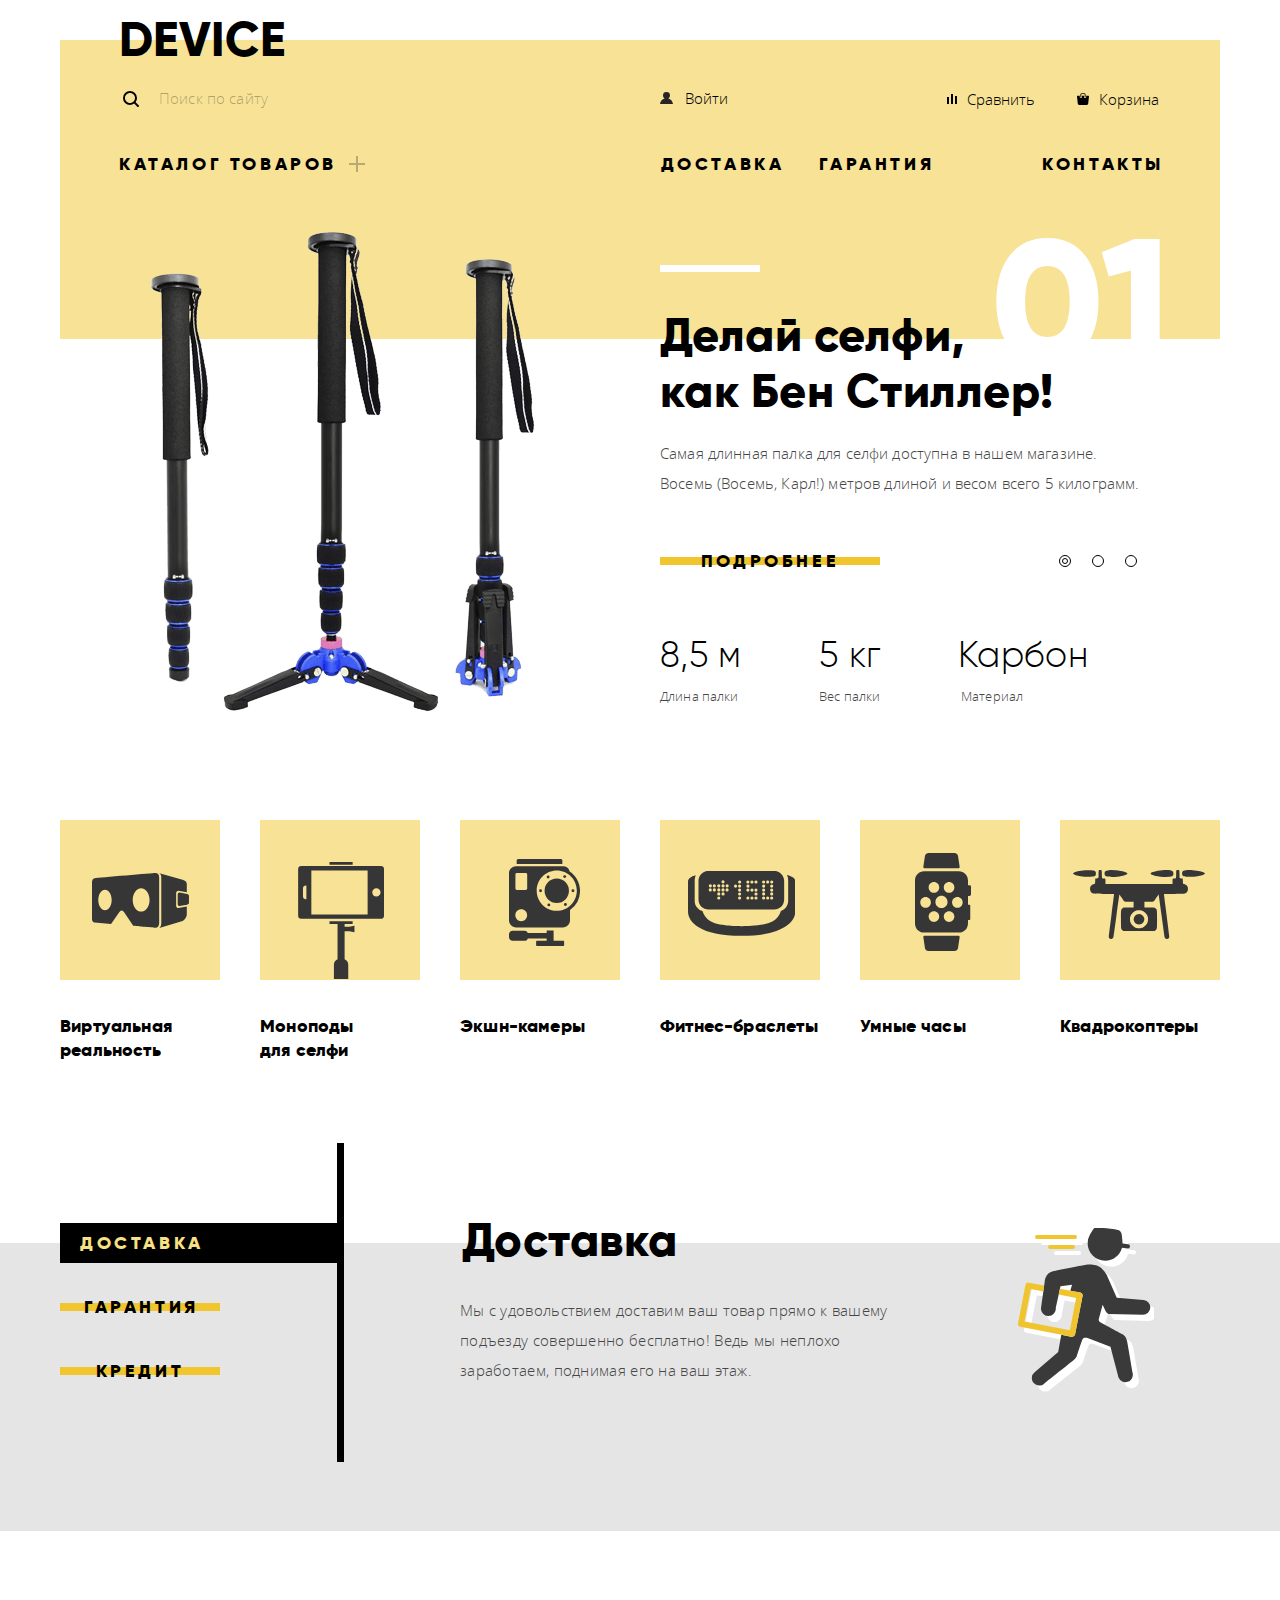
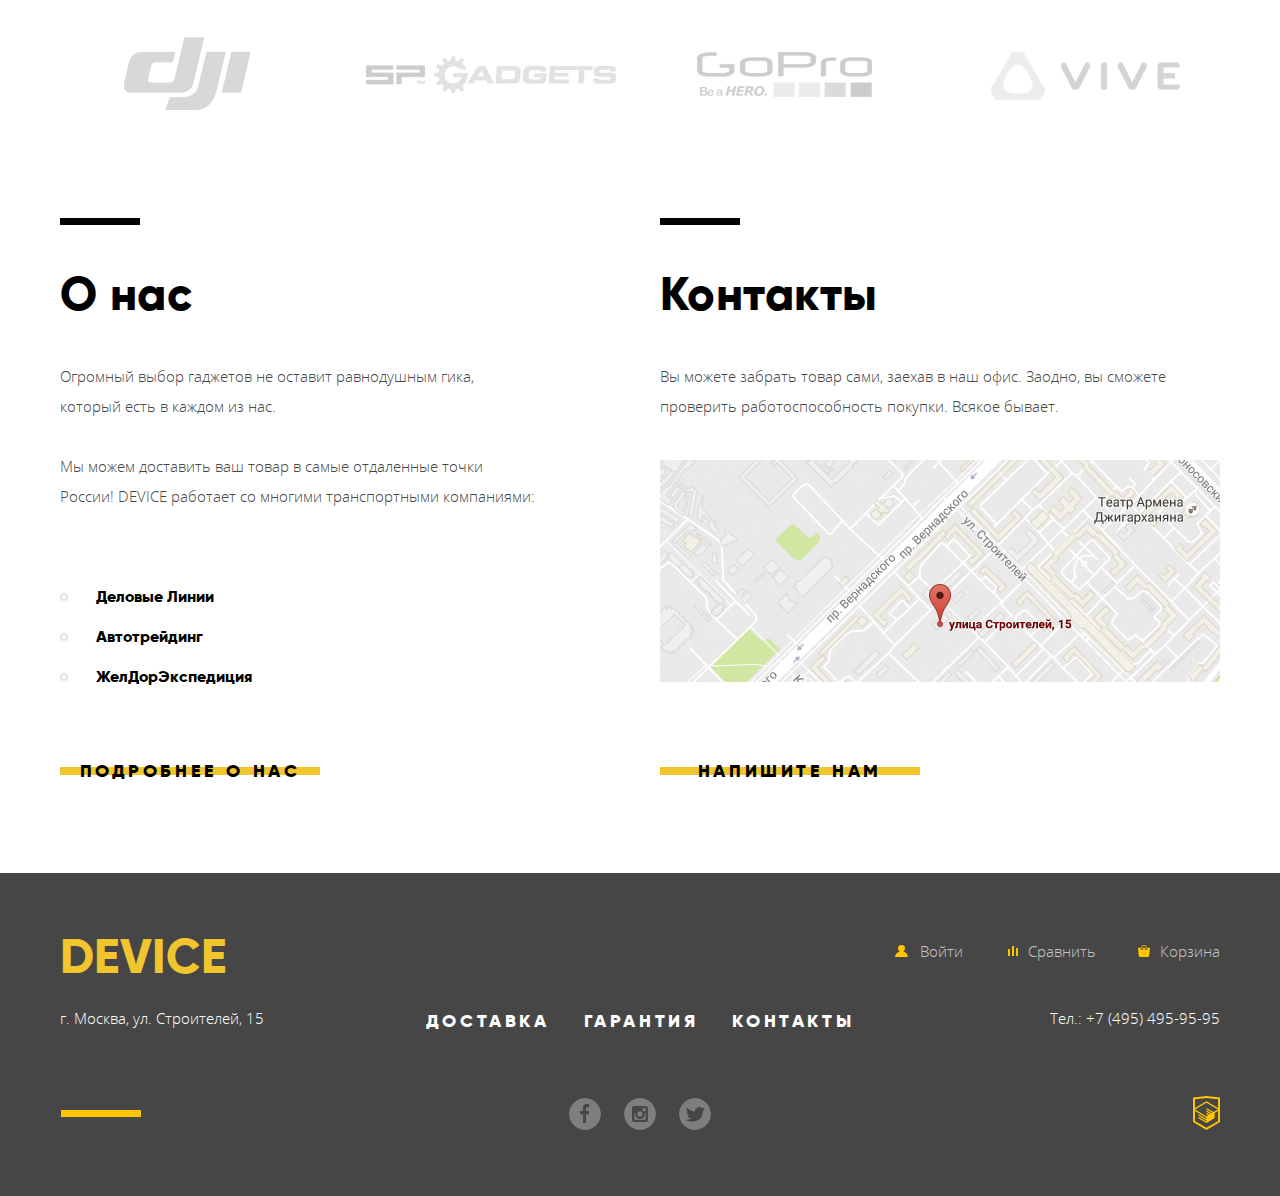
<file: index.html>
<!DOCTYPE html>
<html lang="ru">
  <head>
    <meta charset="utf-8">
    <title>HTML Academy: Девайс</title>
    <link rel="preload" href="fonts/opensanslight.woff2" as="font" type="font/woff2" crossorigin="anonymous">
    <link rel="preload" href="fonts/opensans.woff2" as="font" type="font/woff2" crossorigin="anonymous">
    <link rel="preload" href="fonts/gilroylight.woff2" as="font" type="font/woff2" crossorigin="anonymous">
    <link rel="preload" href="fonts/gilroyextrabold.woff2" as="font" type="font/woff2" crossorigin="anonymous">
    <link href="css/style.min.css" rel="stylesheet">
  </head>
  <body class="page">
    <header class="header container">
      <a class="header__logo logo">Device</a>
      <div class="menu-shop">
        <div class="search">
          <form class="search__form" action="https://echo.htmlacademy.ru" method="get">
            <input class="input search__input" type="search" name="search" placeholder="Поиск по сайту" autocomplete="off">
            <button class="button search__button" type="submit">Найти</button>
          </form>
        </div>
        <ul class="nav-user list-unstyled">
          <li class="nav-user__login">
            <a href="#" class="nav-user__link nav-user__link--login">Войти</a>
          </li>
        </ul>
        <ul class="nav-order list-unstyled">
          <li class="nav-order__compare">
            <a href="#" class="nav-order__link nav-order__link--compare">Сравнить</a>
          </li>
          <li class="nav-order__cart">
            <a href="#" class="nav-order__link nav-order__link--cart">Корзина</a>
          </li>
        </ul>
      </div>
      <nav class="nav-menu">
        <ul class="nav-menu__list list-unstyled">
          <li class="nav-menu__item nav-menu__item--catalog">
            <a href="#" class="nav-menu__link nav-menu__link--catalog">Каталог товаров</a>
            <div class="catalog-menu">
              <ul class="catalog-menu__list list-unstyled">
                <li class="catalog-menu__item">
                  <a href="#" class="catalog-menu__link">Виртуальная реальность</a>
                </li>
                <li class="catalog-menu__item">
                  <a href="catalog.html" class="catalog-menu__link">Моноподы для селфи</a>
                </li>
                <li class="catalog-menu__item">
                  <a href="#" class="catalog-menu__link">Экшн-камеры</a>
                </li>
              </ul>
              <ul class="catalog-menu__list list-unstyled">
                <li class="catalog-menu__item">
                  <a href="#" class="catalog-menu__link">Фитнес-браслеты</a>
                </li>
                <li class="catalog-menu__item">
                  <a href="#" class="catalog-menu__link">Умные часы</a>
                </li>
              </ul>
              <ul class="catalog-menu__list list-unstyled">
                <li class="catalog-menu__item">
                  <a href="#" class="catalog-menu__link">Квадракоптеры</a>
                </li>
              </ul>
            </div>
          </li>
          <li class="nav-menu__item">
            <a href="#" class="nav-menu__link">Доставка</a>
          </li>
          <li class="nav-menu__item">
            <a href="#" class="nav-menu__link">Гарантия</a>
          </li>
          <li class="nav-menu__item">
            <a href="#" class="nav-menu__link">Контакты</a>
          </li>
        </ul>
      </nav>
    </header>
    <main class="main">
      <div class="container">
        <h1 class="main__title visually-hidden">Интернет магазин Device</h1>
        <section class="main-slider">
          <h2 class="main-slider__title visually-hidden">Рекомендуемые товары</h2>
          <input id="slide-control-1" class="control slide-navigation__control slide-navigation__control--self-stick visually-hidden" type="radio" name="slide-control" checked>
          <input id="slide-control-2" class="control slide-navigation__control slide-navigation__control--fitness-bracelet visually-hidden" type="radio" name="slide-control">
          <input id="slide-control-3" class="control slide-navigation__control slide-navigation__control--quadrupter visually-hidden" type="radio" name="slide-control">
          <div class="slide-navigation">
            <label class="slide-navigation__label slide-navigation__label--self-stick" for="slide-control-1" tabindex="0">
              <span class="visually-hidden">Первый слайд</span>
            </label>
            <label class="slide-navigation__label slide-navigation__label--fitness-bracelet" for="slide-control-2" tabindex="0">
              <span class="visually-hidden">Второй слайд</span>
            </label>
            <label class="slide-navigation__label slide-navigation__label--quadrupter" for="slide-control-3" tabindex="0">
              <span class="visually-hidden">Третий слайд</span>
            </label>
          </div>
          <ul class="main-slider__list list-unstyled">
            <li class="main-slider__item main-slider__item--self-stick featured-product">
              <img class="featured-product__img featured-product__img--self-stick" src="img/slider-1.png" width="384" height="486" alt="8-метровая селфи-палка">
              <div class="featured-product__info featured-product__info--self-stick">
                <h3 class="featured-product__title">Делай селфи,<br> как Бен Стиллер!</h3>
                <p class="featured-product__description">Самая длинная палка для селфи доступна в нашем магазине. Восемь&nbsp;(Восемь, Карл!) метров длиной и весом всего 5 килограмм.</p>
                <a href="#" class="button button--primary featured-product__link">Подробнее</a>
                <table class="featured-product__characteristics product-characteristics">
                  <tr class="product-characteristics__info">
                    <td class="product-characteristics__value">8,5 м</td>
                    <td class="product-characteristics__value">5 кг</td>
                    <td class="product-characteristics__value">Карбон</td>
                  </tr>
                  <tr class="product-characteristics__info">
                    <td class="product-characteristics__name">Длина палки</td>
                    <td class="product-characteristics__name">Вес палки</td>
                    <td class="product-characteristics__name">Материал</td>
                  </tr>
                </table>
              </div>
            </li>
            <li class="main-slider__item main-slider__item--fitness-bracelet featured-product">
              <img class="featured-product__img featured-product__img--fitness-bracelet" src="img/slider-2.png" width="345" height="485" alt="Фитнес-браслет">
              <div class="featured-product__info featured-product__info--fitness-bracelet">
                <h3 class="featured-product__title">Худеем<br> правильно!</h3>
                <p class="featured-product__description">Мотивирующие фитнес-браслеты помогут найти в себе силы не&nbsp;пропускать занятия и соблюдать диету.</p>
                <a href="#" class="button button--primary featured-product__link">Подробнее</a>
                <table class="featured-product__characteristics product-characteristics">
                  <tr class="product-characteristics__info">
                    <td class="product-characteristics__value">48 часов</td>
                  </tr>
                  <tr class="product-characteristics__info">
                    <td class="product-characteristics__name">Без подзарядки</td>
                  </tr>
                </table>
              </div>
            </li>
            <li class="main-slider__item main-slider__item--quadrupter featured-product">
              <img class="featured-product__img featured-product__img--quadrupter" src="img/slider-3.png" width="526" height="334" alt="Квадракоптер">
              <div class="featured-product__info featured-product__info--quadrupter">
                <h3 class="featured-product__title">Порхает как бабочка, жалит как пчела!</h3>
                <p class="featured-product__description">Этот обычный, на первый взгляд, квадрокоптер оснащен мощным лазером, замаскированным под стандартную камеру.</p>
                <a href="#" class="button button--primary featured-product__link">Подробнее</a>
                <table class="featured-product__characteristics product-characteristics">
                  <tr class="product-characteristics__info">
                    <td class="product-characteristics__value">800 м</td>
                    <td class="product-characteristics__value">50 м</td>
                  </tr>
                  <tr class="product-characteristics__info">
                    <td class="product-characteristics__name">Дальность полета</td>
                    <td class="product-characteristics__name">Радиус поражения</td>
                  </tr>
                </table>
              </div>
            </li>
          </ul>
        </section>
        <section class="home-catalog">
          <h2 class="home-catalog__title visually-hidden">Каталог товаров</h2>
          <ul class="home-catalog__list list-unstyled">
            <li class="home-catalog__item">
              <a href="#" class="home-catalog__link">
                <div class="home-catalog__wrapper">
                  <img class="home-catalog__img home-catalog__img--virtual-reality" src="img/popular-1.svg" width="97" height="55" alt="Виртуальная реальность">
                </div>
                <p class="home-catalog__name">Виртуальная реальность</p>
              </a>
            </li>
            <li class="home-catalog__item">
              <a href="catalog.html" class="home-catalog__link">
                <div class="home-catalog__wrapper">
                  <img class="home-catalog__img home-catalog__img--monopods-for-selfie" src="img/popular-2.svg" width="86" height="117" alt="Моноподы для селфи">
                </div>
                <p class="home-catalog__name">Моноподы для&nbsp;селфи</p>
              </a>
            </li>
            <li class="home-catalog__item">
              <a href="#" class="home-catalog__link">
                <div class="home-catalog__wrapper">
                  <img class="home-catalog__img home-catalog__img--action-cameras" src="img/popular-3.svg" width="71" height="87" alt="Экшн-камеры">
                </div>
                <p class="home-catalog__name">Экшн-камеры</p>
              </a>
            </li>
            <li class="home-catalog__item">
              <a href="#" class="home-catalog__link">
                <div class="home-catalog__wrapper">
                  <img class="home-catalog__img home-catalog__img--fitness-bracelet" src="img/popular-4.svg" width="107" height="65" alt="Фитнес-браслеты">
                </div>
                <p class="home-catalog__name">Фитнес-браслеты</p>
              </a>
            </li>
            <li class="home-catalog__item">
              <a href="#" class="home-catalog__link">
                <div class="home-catalog__wrapper">
                  <img class="home-catalog__img home-catalog__img--smart-watch" src="img/popular-5.svg" width="56" height="98" alt="Умные часы">
                </div>
                <p class="home-catalog__name">Умные часы</p>
              </a>
            </li>
            <li class="home-catalog__item">
              <a href="#" class="home-catalog__link">
                <div class="home-catalog__wrapper">
                  <img class="home-catalog__img home-catalog__img--quadrocopter" src="img/popular-6.svg" width="132" height="69" alt="Квадрокоптеры">
                </div>
                <p class="home-catalog__name">Квадрокоптеры</p>
              </a>
            </li>
          </ul>
        </section>
      </div>
      <section class="home-services">
        <div class="container home-services__wrapper">
          <h2 class="home-services__title visually-hidden">Услуги магазина</h2>
          <input id="tab-control-1" class="control home-services__control home-services__control--delivery visually-hidden" type="radio" name="services-control" checked>
          <input id="tab-control-2" class="control home-services__control home-services__control--warranty visually-hidden" type="radio" name="services-control">
          <input id="tab-control-3" class="control home-services__control home-services__control--credit visually-hidden" type="radio" name="services-control">
          <div class="tabs">
            <ul class="tabs__list list-unstyled">
              <li class="tabs__item tabs__item--delivery">
                <label class="tabs__button tabs__button--delivery button button--primary" for="tab-control-1" tabindex="0">Доставка</label>
              </li>
              <li class="tabs__item tabs__item--warranty">
                <label class="tabs__button tabs__button--warranty button button--primary" for="tab-control-2" tabindex="0">Гарантия</label>
              </li>
              <li class="tabs__item tabs__item--credit">
                <label class="tabs__button tabs__button--credit button button--primary" for="tab-control-3" tabindex="0">Кредит</label>
              </li>
            </ul>
          </div>
          <div class="features">
            <ul class="features__list list-unstyled">
              <li class="features__item features__item--delivery">
                <h3 class="features__title">Доставка</h3>
                <p class="features__text">Мы с удовольствием доставим ваш товар прямо к вашему подъезду совершенно бесплатно! Ведь мы неплохо заработаем, поднимая его на ваш этаж.</p>
              </li>
              <li class="features__item features__item--warranty">
                <h3 class="features__title">Гарантия</h3>
                <p class="features__text">Если из-за возгорания купленного у нас товара у вас сгорит дом — не переживайте, мы выдадим вам новый.<br>Товар, не дом, конечно же.</p>
              </li>
              <li class="features__item features__item--credit">
                <h3 class="features__title">Кредит</h3>
                <p class="features__text">Залезть в долговую яму стало проще! Кредитные консультанты подберут для вас наиболее выгодные условия&nbsp;кредита. Выгодные для нашего банка, разумеется.</p>
              </li>
            </ul>
          </div>
        </div>
      </section>
      <section class="brands container">
        <h2 class="brands__title visually-hidden">Бренды</h2>
        <ul class="brands__list list-unstyled">
          <li class="brands__item brands__item--dji"></li>
          <li class="brands__item brands__item--sp-gadgets"></li>
          <li class="brands__item brands__item--gopro"></li>
          <li class="brands__item brands__item--vive"></li>
        </ul>
      </section>
      <div class="main__contacts container">
        <section class="about-us">
          <h2 class="about-us__title">О нас</h2>
          <p class="about-us__text">Огромный выбор гаджетов не оставит равнодушным гика, который есть в каждом из нас.</p>
          <p class="about-us__text">Мы можем доставить ваш товар в самые отдаленные точки России! DEVICE работает со многими транспортными компаниями:</p>
          <ul class="transport-companies list-unstyled">
            <li class="transport-companies__item">Деловые Линии</li>
            <li class="transport-companies__item">Автотрейдинг</li>
            <li class="transport-companies__item">ЖелДорЭкспедиция</li>
          </ul>
          <a href="#" class="button button--primary about-us__button">Подробнее о нас</a>
        </section>
        <section class="contacts">
          <h2 class="contacts__title">Контакты</h2>
          <p class="contacts__text">Вы можете забрать товар сами, заехав в наш офис. Заодно, вы сможете проверить работоспособность покупки. Всякое бывает.</p>
          <a href="https://goo.gl/maps/9dZvXqNTSrz" class="contacts__map contacts-map">
            <img class="contacts-map__img" src="img/map.jpg" width="560" height="222" alt="г. Москва, улица Строителей, д. 15">
          </a>
          <a href="#" class="button button--primary contacts__button">Напишите нам</a>
        </section>
      </div>
    </main>
    <footer class="footer">
      <div class="container">
        <div class="footer__top">
          <a class="logo footer__logo">Device</a>
          <ul class="nav-user nav-user--footer list-unstyled">
            <li class="nav-user__login">
              <a href="#" class="nav-user__link nav-user__link--login nav-user__link--footer-login">Войти</a>
            </li>
          </ul>
          <ul class="nav-order nav-order--footer list-unstyled">
            <li class="nav-order__compare">
              <a href="#" class="nav-order__link nav-order__link--compare nav-order__link--footer-compare">Сравнить</a>
            </li>
            <li class="nav-order__cart nav-order__cart--footer">
              <a href="#" class="nav-order__link nav-order__link--cart nav-order__link--footer-cart">Корзина</a>
            </li>
          </ul>
        </div>
        <div class="footer__middle">
          <p class="footer__address">г. Москва, ул. Строителей, 15</p>
          <div class="footer-nav">
            <ul class="footer-nav__list list-unstyled">
              <li class="footer-nav__item">
                <a href="#" class="footer-nav__link">Доставка</a>
              </li>
              <li class="footer-nav__item">
                <a href="#" class="footer-nav__link">Гарантия</a>
              </li>
              <li class="footer-nav__item">
                <a href="#" class="footer-nav__link">Контакты</a>
              </li>
            </ul>
          </div>
          <a href="tel:84954959595" class="footer__phone">Тел.: +7 (495) 495-95-95</a>
        </div>
        <div class="footer__bottom footer__bottom--line-center">
          <div class="social">
            <ul class="social__list list-unstyled">
              <li class="social__item">
                <a href="#" class="social__link social__link--facebook"><span class="visually-hidden">Facebook</span></a>
              </li>
              <li class="social__item">
                <a href="#" class="social__link social__link--instagram"><span class="visually-hidden">Instagram</span></a>
              </li>
              <li class="social__item">
                <a href="#" class="social__link social__link--twitter"><span class="visually-hidden">Twitter</span></a>
              </li>
            </ul>
          </div>
          <p class="copyright">
            <a href="https://htmlacademy.ru/intensive/htmlcss" class="copyright__link" target="_blank"><span class="visually-hidden">HTML Academy</span></a>
          </p>
        </div>
      </div>
    </footer>
    <section class="map">
      <h2 class="map__title visually-hidden">Карта</h2>
      <img class="map__img" src="img/map-big.jpg" width="960" height="559" alt="Наш офис на карте">
      <iframe class="map__iframe" src="https://www.google.com/maps/embed?pb=!1m18!1m12!1m3!1d7565.0908289150075!2d37.523254492690235!3d55.686989062919665!2m3!1f0!2f0!3f0!3m2!1i1024!2i768!4f13.1!3m3!1m2!1s0x46b54cf65f5c8955%3A0x694710ccd55501e!2z0YPQuy4g0KHRgtGA0L7QuNGC0LXQu9C10LksIDE1LCDQnNC-0YHQutCy0LAsIDExOTMxMQ!5e0!3m2!1sru!2sru!4v1531073566166" width="960" height="590" allowfullscreen></iframe>
      <button class="button button--close" type="button"><span class="visually-hidden">Закрыть всплывающее окно</span></button>
    </section>
    <section class="modal write-us">
      <h2 class="write-us__title visually-hidden">Написать нам</h2>
      <form action="https://echo.htmlacademy.ru" class="write-us__form" method="post">
        <div class="form-field">
          <label class="form-field__label" for="name">Ваше имя:</label>
          <input id="name" class="input form-field__input" type="text" placeholder="Имя Фамилия" name="name">
        </div>
        <div class="form-field">
          <label class="form-field__label" for="email">Ваш e-mail:</label>
          <input id="email" class="input form-field__input" type="email" placeholder="email@example.com" name="email">
        </div>
        <div class="form-field form-field--full-width">
          <label class="form-field__label" for="message">Текст письма:</label>
          <textarea id="message" class="textarea form-field__textarea" placeholder="В свободной форме" name="message"></textarea>
        </div>
        <button class="button button--primary button--submit write-us__button" type="submit">Отправить</button>
        <button class="button button--close" type="button"><span class="visually-hidden">Закрыть всплывающее окно</span></button>
      </form>
    </section>
    <script src="js/script.min.js"></script>
  </body>
</html>
</file>
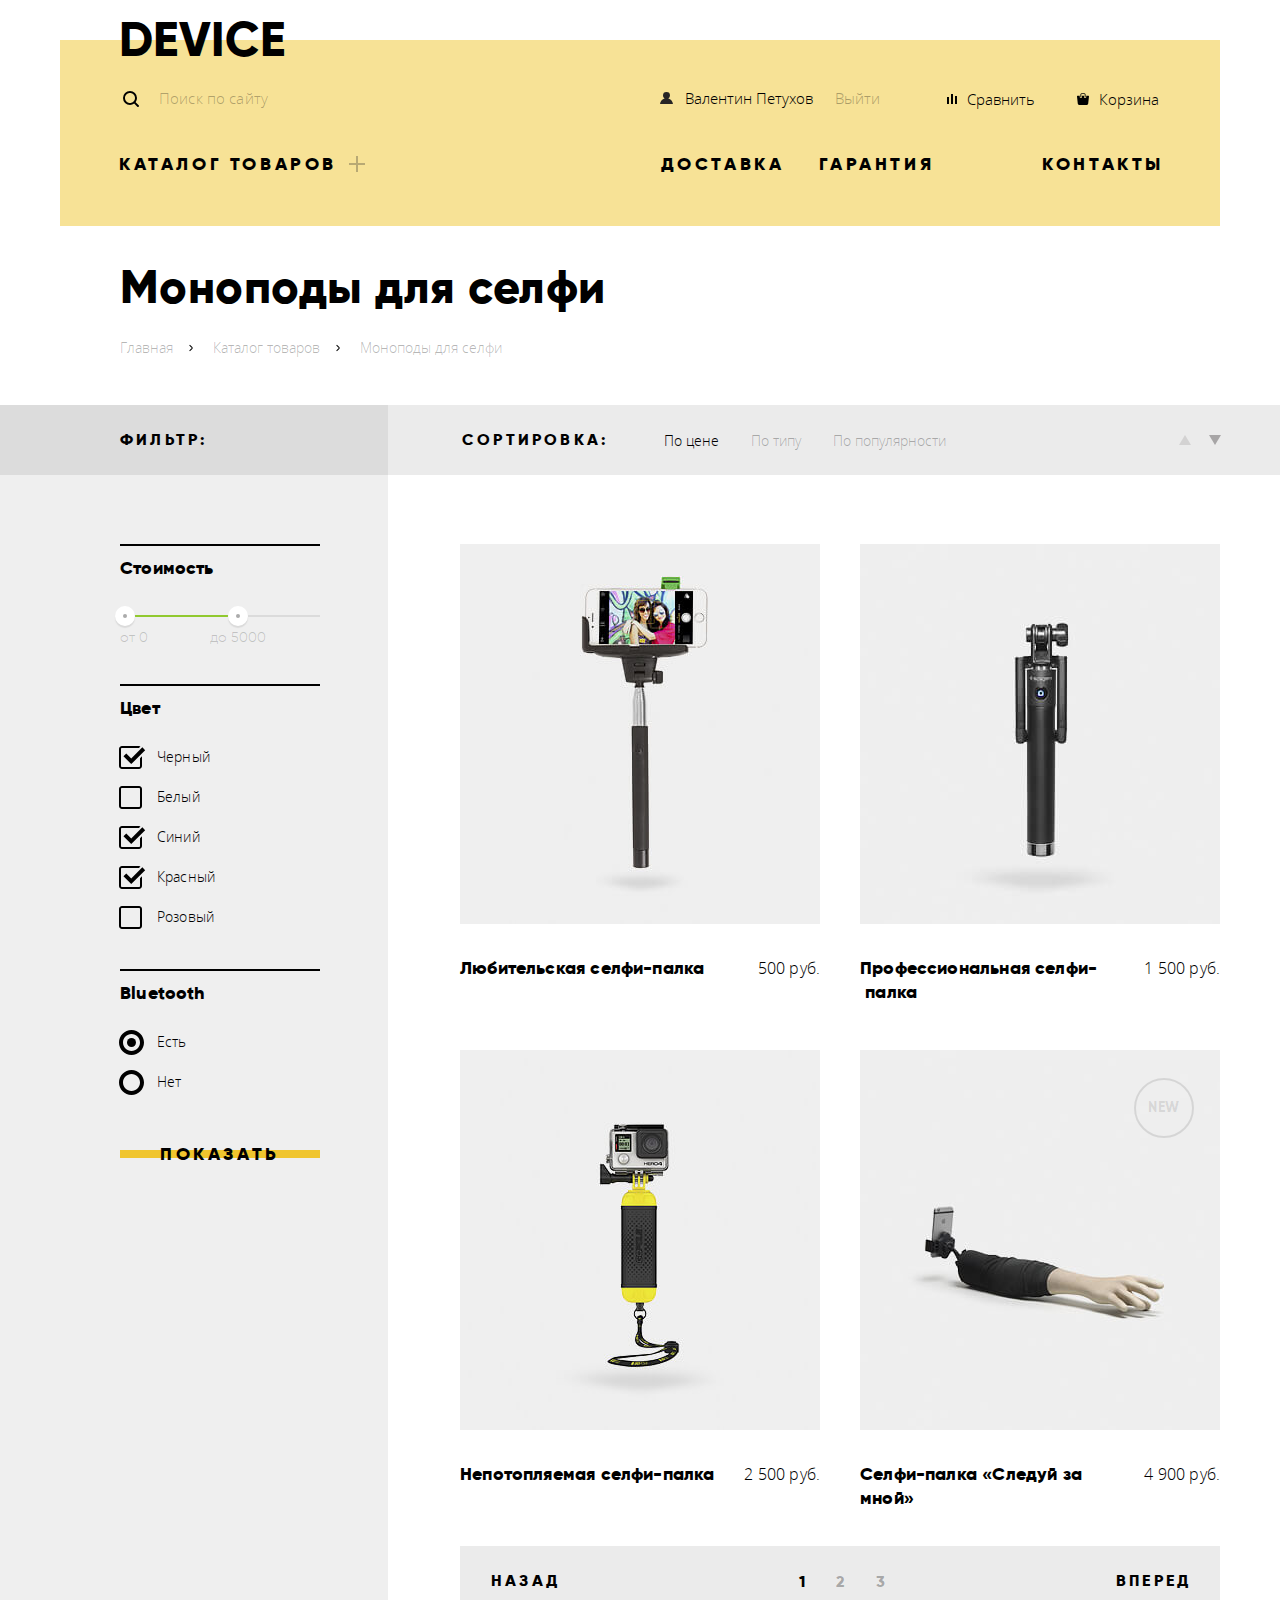
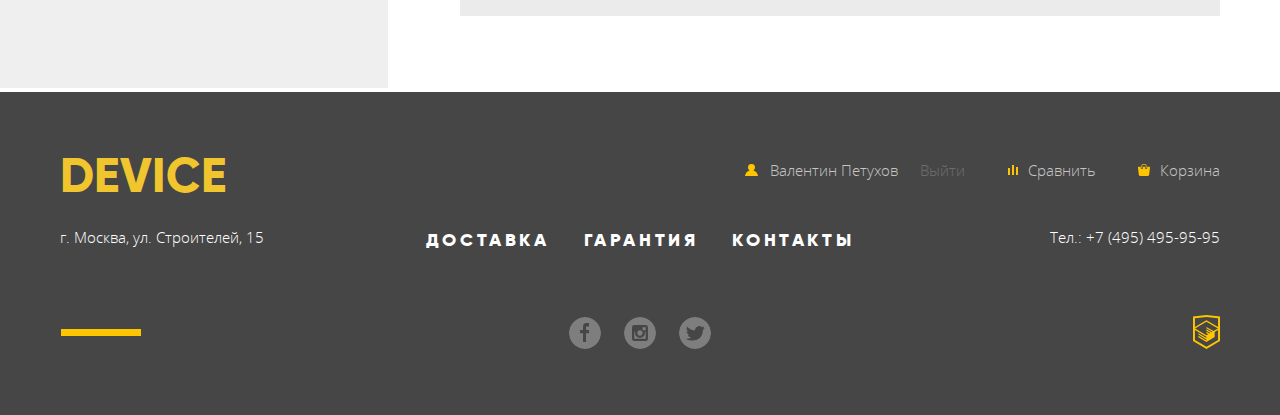
<file: catalog.html>
<!DOCTYPE html>
<html lang="ru">
  <head>
    <meta charset="utf-8">
    <title>HTML Academy: Девайс</title>
    <link rel="preload" href="fonts/opensanslight.woff2" as="font" type="font/woff2" crossorigin="anonymous">
    <link rel="preload" href="fonts/opensans.woff2" as="font" type="font/woff2" crossorigin="anonymous">
    <link rel="preload" href="fonts/gilroylight.woff2" as="font" type="font/woff2" crossorigin="anonymous">
    <link rel="preload" href="fonts/gilroyextrabold.woff2" as="font" type="font/woff2" crossorigin="anonymous">
    <link href="css/style.min.css" rel="stylesheet">
  </head>
  <body class="page">
    <header class="header container">
      <a href="index.html" class="header__logo logo">Device</a>
      <div class="menu-shop">
        <div class="search">
          <form class="search__form" action="https://echo.htmlacademy.ru" method="get">
            <input class="input search__input" type="search" name="search" placeholder="Поиск по сайту" autocomplete="off">
            <button class="button search__button" type="submit">Найти</button>
          </form>
        </div>
        <ul class="nav-user list-unstyled">
          <li class="nav-user__login">
            <a href="#" class="nav-user__link nav-user__link--login">Валентин Петухов</a>
          </li>
          <li class="nav-user__logout">
            <a href="#" class="nav-user__link nav-user__link--logout">Выйти</a>
          </li>
        </ul>
        <ul class="nav-order list-unstyled">
          <li class="nav-order__compare">
            <a href="#" class="nav-order__link nav-order__link--compare">Сравнить</a>
          </li>
          <li class="nav-order__cart">
            <a href="#" class="nav-order__link nav-order__link--cart">Корзина</a>
          </li>
        </ul>
      </div>
      <nav class="nav-menu">
        <ul class="nav-menu__list list-unstyled">
          <li class="nav-menu__item nav-menu__item--catalog">
            <a href="#" class="nav-menu__link nav-menu__link--catalog">Каталог товаров</a>
            <div class="catalog-menu">
              <ul class="catalog-menu__list list-unstyled">
                <li class="catalog-menu__item">
                  <a href="#" class="catalog-menu__link">Виртуальная реальность</a>
                </li>
                <li class="catalog-menu__item">
                  <a class="catalog-menu__link catalog-menu__link--active">Моноподы для селфи</a>
                </li>
                <li class="catalog-menu__item">
                  <a href="#" class="catalog-menu__link">Экшн-камеры</a>
                </li>
              </ul>
              <ul class="catalog-menu__list list-unstyled">
                <li class="catalog-menu__item">
                  <a href="#" class="catalog-menu__link">Фитнес-браслеты</a>
                </li>
                <li class="catalog-menu__item">
                  <a href="#" class="catalog-menu__link">Умные часы</a>
                </li>
              </ul>
              <ul class="catalog-menu__list list-unstyled">
                <li class="catalog-menu__item">
                  <a href="#" class="catalog-menu__link">Квадракоптеры</a>
                </li>
              </ul>
            </div>
          </li>
          <li class="nav-menu__item">
            <a href="#" class="nav-menu__link">Доставка</a>
          </li>
          <li class="nav-menu__item">
            <a href="#" class="nav-menu__link">Гарантия</a>
          </li>
          <li class="nav-menu__item">
            <a href="#" class="nav-menu__link">Контакты</a>
          </li>
        </ul>
      </nav>
    </header>
    <main class="main">
      <div class="container">
        <h1 class="page__title">Моноподы для селфи</h1>
        <div class="breadcrumbs">
          <ul class="breadcrumbs__list list-unstyled">
            <li class="breadcrumbs__item">
              <a href="index.html" class="breadcrumbs__link">Главная</a>
            </li>
            <li class="breadcrumbs__item">
              <a href="#" class="breadcrumbs__link">Каталог товаров</a>
            </li>
            <li class="breadcrumbs__item">
              <a class="breadcrumbs__link">Моноподы для селфи</a>
            </li>
          </ul>
        </div>
      </div>
      <div class="products-shadow">
        <div class="container main__products">
          <aside class="filter">
            <p class="filter__name">Фильтр:</p>
            <form class="filter__form" action="https://echo.htmlacademy.ru" method="get">
              <fieldset class="fieldset filter__fieldset">
                <legend class="filter__legend filter__legend--price">Стоимость</legend>
                <div class="filter__price filter-price">
                  <div class="filter-price__range-controls range-controls">
                    <div class="range-controls__scale">
                      <div class="range-controls__bar"></div>
                    </div>
                    <div class="range-controls__toggle range-controls__toggle--min"></div>
                    <div class="range-controls__toggle range-controls__toggle--max"></div>
                  </div>
                  <div class="filter-price__price-controls price-controls">
                    <label class="price-controls__label price-controls__label--min-price">
                      от <input class="price-controls__input" name="min-price" type="text" value="0">
                    </label>
                    <label class="price-controls__label price-controls__label--max-price">
                      до <input class="price-controls__input" name="max-price" type="text" value="5000">
                    </label>
                  </div>
                </div>
              </fieldset>
              <fieldset class="fieldset filter__fieldset">
                <legend class="filter__legend filter__legend--color">Цвет</legend>
                <ul class="filter__list list-unstyled">
                  <li class="filter__item checkbox">
                    <input id="filter-color-black" class="checkbox__input checkbox__input--filter visually-hidden" type="checkbox" name="color-filter" value="black" checked>
                    <label class="checkbox__label checkbox__label--filter" for="filter-color-black" tabindex="0">Черный</label>
                  </li>
                  <li class="filter__item checkbox">
                    <input id="filter-color-white" class="checkbox__input checkbox__input--filter visually-hidden" type="checkbox" name="color-filter" value="white">
                    <label class="checkbox__label checkbox__label--filter" for="filter-color-white" tabindex="0">Белый</label>
                  </li>
                  <li class="filter__item checkbox">
                    <input id="filter-color-blue" class="checkbox__input checkbox__input--filter visually-hidden" type="checkbox" name="color-filter" value="blue" checked>
                    <label class="checkbox__label checkbox__label--filter" for="filter-color-blue" tabindex="0">Синий</label>
                  </li>
                  <li class="filter__item checkbox">
                    <input id="filter-color-red" class="checkbox__input checkbox__input--filter visually-hidden" type="checkbox" name="color-filter" value="red" checked>
                    <label class="checkbox__label checkbox__label--filter" for="filter-color-red" tabindex="0">Красный</label>
                  </li>
                  <li class="filter__item checkbox">
                    <input id="filter-color-ping" class="checkbox__input checkbox__input--filter visually-hidden" type="checkbox" name="color-filter" value="pink">
                    <label class="checkbox__label checkbox__label--filter" for="filter-color-ping" tabindex="0">Розовый</label>
                  </li>
                </ul>
              </fieldset>
              <fieldset class="fieldset filter__fieldset">
                <legend class="filter__legend filter__legend--bluetooth">Bluetooth</legend>
                <ul class="filter__list list-unstyled">
                  <li class="filter__item radio">
                    <input id="available-bluetooth-true" class="radio__input radio__input--filter visually-hidden" type="radio" name="available-bluetooth" value="yes" checked>
                    <label class="radio__label radio__label--filter" for="available-bluetooth-true" tabindex="0">Есть</label>
                  </li>
                  <li class="filter__item radio">
                    <input id="available-bluetooth-false" class="radio__input radio__input--filter visually-hidden" type="radio" name="available-bluetooth" value="no">
                    <label class="radio__label radio__label--filter" for="available-bluetooth-false" tabindex="0">Нет</label>
                  </li>
                </ul>
              </fieldset>
              <button class="button button--primary filter__button" type="submit">Показать</button>
            </form>
          </aside>
          <section class="products">
            <div class="sorting-products">
              <p class="sorting-products__name">Сортировка:</p>
              <ul class="sorting-products__list list-unstyled">
                <li class="sorting-products__item sorting-products__item--active">
                  <a href="#" class="sorting-products__link">По цене</a>
                </li>
                <li class="sorting-products__item">
                  <a href="#" class="sorting-products__link">По типу</a>
                </li>
                <li class="sorting-products__item">
                  <a href="#" class="sorting-products__link">По популярности</a>
                </li>
              </ul>
              <div class="sorting-priority">
                <a href="#" class="sorting-priority__link sorting-priority__link--increase" title="По возрастанию"><span class="visually-hidden">По возрастанию</span></a>
                <a href="#" class="sorting-priority__link sorting-priority__link--decrease sorting-priority__link--current" title="По убыванию"><span class="visually-hidden">По убыванию</span></a>
              </div>
            </div>
            <ul class="products__list list-unstyled">
              <li class="products__item product-item">
                <img class="product-item__img" src="img/item-1.jpg" width="360" height="380" alt="Любительская селфи-палка">
                <div class="product-item__info">
                  <a class="product-item__link" href="#">Любительская селфи-палка</a>
                  <p class="product-item__price">500 руб.</p>
                </div>
                <div class="product-item__links links">
                  <a class="button button--primary button--add-cart" href="#">В корзину</a>
                  <a class="links__compare" href="#">Добавить к сравнению</a>
                </div>
              </li>
              <li class="products__item product-item">
                <img class="product-item__img" src="img/item-2.jpg" width="360" height="380" alt="Профессиональная селфи-палка">
                <div class="product-item__info">
                  <a class="product-item__link" href="#">Профессиональная селфи-&nbsp;палка</a>
                  <p class="product-item__price">1 500 руб.</p>
                </div>
                <div class="product-item__links links">
                  <a class="button button--primary button--add-cart" href="#">В корзину</a>
                  <a class="links__compare" href="#">Добавить к сравнению</a>
                </div>
              </li>
              <li class="products__item product-item">
                <img class="product-item__img" src="img/item-3.jpg" width="360" height="380" alt="Непотопляемая селфи-палка">
                <div class="product-item__info">
                  <a class="product-item__link" href="#">Непотопляемая селфи-палка</a>
                  <p class="product-item__price">2 500 руб.</p>
                </div>
                <div class="product-item__links links">
                  <a class="button button--primary button--add-cart" href="#">В корзину</a>
                  <a class="links__compare" href="#">Добавить к сравнению</a>
                </div>
              </li>
              <li class="products__item product-item product-item--new">
                <img class="product-item__img" src="img/item-4.jpg" width="360" height="380" alt="Селфи-палка «Следуй за мной»">
                <div class="product-item__info">
                  <a class="product-item__link" href="#">Селфи-палка «Следуй за мной»</a>
                  <p class="product-item__price">4 900 руб.</p>
                </div>
                <div class="product-item__links links">
                  <a class="button button--primary button--add-cart" href="#">В корзину</a>
                  <a class="links__compare" href="#">Добавить к сравнению</a>
                </div>
              </li>
            </ul>
            <div class="pagination">
              <a href="#" class="pagination__link pagination__link--prev">Назад</a>
              <ul class="pagination__list list-unstyled">
                <li class="pagination__item">
                  <a href="#" class="pagination__link pagination__link--current">1</a>
                </li>
                <li class="pagination__item">
                  <a href="#" class="pagination__link">2</a>
                </li>
                <li class="pagination__item">
                  <a href="#" class="pagination__link">3</a>
                </li>
              </ul>
              <a href="#" class="pagination__link pagination__link--next">Вперед</a>
            </div>
          </section>
        </div>
      </div>
    </main>
    <footer class="footer">
      <div class="container">
        <div class="footer__top">
          <a href="index.html" class="logo footer__logo">Device</a>
          <ul class="nav-user nav-user--footer list-unstyled">
            <li class="nav-user__login">
              <a href="#" class="nav-user__link nav-user__link--login nav-user__link--footer-login">Валентин Петухов</a>
            </li>
            <li class="nav-user__logout">
              <a href="#" class="nav-user__link nav-user__link--logout nav-user__link--footer">Выйти</a>
            </li>
          </ul>
          <ul class="nav-order nav-order--footer list-unstyled">
            <li class="nav-order__compare">
              <a href="#" class="nav-order__link nav-order__link--compare nav-order__link--footer-compare">Сравнить</a>
            </li>
            <li class="nav-order__cart nav-order__cart--footer">
              <a href="#" class="nav-order__link nav-order__link--cart nav-order__link--footer-cart">Корзина</a>
            </li>
          </ul>
        </div>
        <div class="footer__middle">
          <p class="footer__address">г. Москва, ул. Строителей, 15</p>
          <div class="footer-nav">
            <ul class="footer-nav__list list-unstyled">
              <li class="footer-nav__item">
                <a href="#" class="footer-nav__link">Доставка</a>
              </li>
              <li class="footer-nav__item">
                <a href="#" class="footer-nav__link">Гарантия</a>
              </li>
              <li class="footer-nav__item">
                <a href="#" class="footer-nav__link">Контакты</a>
              </li>
            </ul>
          </div>
          <a href="tel:84954959595" class="footer__phone">Тел.: +7 (495) 495-95-95</a>
        </div>
        <div class="footer__bottom footer__bottom--line-center">
          <div class="social">
            <ul class="social__list list-unstyled">
              <li class="social__item">
                <a href="#" class="social__link social__link--facebook"><span class="visually-hidden">Facebook</span></a>
              </li>
              <li class="social__item">
                <a href="#" class="social__link social__link--instagram"><span class="visually-hidden">Instagram</span></a>
              </li>
              <li class="social__item">
                <a href="#" class="social__link social__link--twitter"><span class="visually-hidden">Twitter</span></a>
              </li>
            </ul>
          </div>
          <p class="copyright">
            <a href="https://htmlacademy.ru/intensive/htmlcss" class="copyright__link" target="_blank"><span class="visually-hidden">HTML Academy</span></a>
          </p>
        </div>
      </div>
    </footer>
  </body>
</html>
</file>
<file: css/style.min.css>
@-webkit-keyframes bounce{0%{-webkit-transform:translateY(-50%,-200%);transform:translateY(-50%,-200%)}70%{-webkit-transform:translateY(-50%,-100%);transform:translateY(-50%,-100%)}90%{-webkit-transform:translateY(-50%,-25%);transform:translateY(-50%,-25%)}to{-webkit-transform:translateY(-50%,-50%);transform:translateY(-50%,-50%)}}@keyframes bounce{0%{-webkit-transform:translateY(-50%,-200%);transform:translateY(-50%,-200%)}70%{-webkit-transform:translateY(-50%,-100%);transform:translateY(-50%,-100%)}90%{-webkit-transform:translateY(-50%,-25%);transform:translateY(-50%,-25%)}to{-webkit-transform:translateY(-50%,-50%);transform:translateY(-50%,-50%)}}@-webkit-keyframes shake{0%,to{-webkit-transform:translate(-50%,-50%);transform:translate(-50%,-50%)}10%,30%,50%,70%,90%{-webkit-transform:translate(-51%,-50%);transform:translate(-51%,-50%)}20%,40%,60%,80%{-webkit-transform:translate(-49%,-52%);transform:translate(-49%,-52%)}}@keyframes shake{0%,to{-webkit-transform:translate(-50%,-50%);transform:translate(-50%,-50%)}10%,30%,50%,70%,90%{-webkit-transform:translate(-51%,-50%);transform:translate(-51%,-50%)}20%,40%,60%,80%{-webkit-transform:translate(-49%,-52%);transform:translate(-49%,-52%)}}html{line-height:1.15;-webkit-text-size-adjust:100%;-webkit-box-sizing:border-box;box-sizing:border-box}body{margin:0}h1{font-size:2em;margin:.67em 0}hr{box-sizing:content-box;height:0;overflow:visible}code,kbd,pre,samp{font-family:monospace,monospace;font-size:1em}a{background-color:transparent;color:#000;text-decoration:none}abbr[title]{border-bottom:none;text-decoration:underline dotted}b,strong{font-weight:bolder}small{font-size:80%}sub,sup{font-size:75%;line-height:0;position:relative;vertical-align:baseline}sub{bottom:-.25em}sup{top:-.5em}img{border-style:none}button,input,optgroup,select,textarea{font-family:inherit;font-size:100%;line-height:1.15;margin:0}button,input{overflow:visible}button,select{text-transform:none}[type=button],[type=reset],[type=submit],button{-webkit-appearance:button}[type=button]::-moz-focus-inner,[type=reset]::-moz-focus-inner,[type=submit]::-moz-focus-inner,button::-moz-focus-inner{border-style:none;padding:0}[type=button]:-moz-focusring,[type=reset]:-moz-focusring,[type=submit]:-moz-focusring,button:-moz-focusring{outline:1px dotted ButtonText}fieldset{padding:.35em .75em .625em}legend{color:inherit;display:table;max-width:100%;white-space:normal}progress{vertical-align:baseline}textarea{overflow:auto}[type=checkbox],[type=radio],legend{box-sizing:border-box;padding:0}[type=number]::-webkit-inner-spin-button,[type=number]::-webkit-outer-spin-button{height:auto}[type=search]{-webkit-appearance:textfield;outline-offset:-2px}[type=search]::-webkit-search-decoration{-webkit-appearance:none}::-webkit-file-upload-button{-webkit-appearance:button;font:inherit}details{display:block}summary{display:list-item}[hidden],template{display:none}@font-face{font-display:swap;font-weight:300;font-family:"Open Sans";font-style:normal;src:local("Open Sans Light"),local("OpenSans-Light"),url(../fonts/opensanslight.woff2) format("woff2"),url(../fonts/opensanslight.woff) format("woff")}@font-face{font-display:swap;font-weight:400;font-family:"Open Sans";font-style:normal;src:local("Open Sans Regular"),local("OpenSans-Regular"),url(../fonts/opensans.woff2) format("woff2"),url(../fonts/opensans.woff) format("woff")}@font-face{font-display:swap;font-weight:300;font-family:"Gilroy";font-style:normal;src:local("Gilroy Light"),local("Gilroy-Light"),url(../fonts/gilroylight.woff2) format("woff2"),url(../fonts/gilroylight.woff) format("woff")}@font-face{font-display:swap;font-weight:800;font-family:"Gilroy";font-style:normal;src:local("Gilroy ExtraBold"),local("Gilroy-ExtraBold"),url(../fonts/gilroyextrabold.woff2) format("woff2"),url(../fonts/gilroyextrabold.woff) format("woff")}*,::after,::before{-webkit-box-sizing:inherit;box-sizing:inherit}.page{position:relative;margin:0;padding:0;font-weight:300;font-size:15px;line-height:30px;font-family:"Open Sans","Arial",sans-serif;color:#000}a:focus,a:hover{color:rgba(0,0,0,.6)}a:active{color:rgba(0,0,0,.3)}.list-unstyled{margin:0;padding:0;list-style:none}.button,.input,.textarea{font-weight:300;font-size:15px;line-height:30px;font-family:"Open Sans","Arial",sans-serif;border:0}.button{padding:0;font-weight:800;font-size:18px;line-height:24px;font-family:"Gilroy","Arial",sans-serif;color:#000;text-transform:uppercase;background-color:transparent;cursor:pointer}.button--primary{position:relative;z-index:0;display:block;min-height:40px;padding:8px 5px;vertical-align:middle;text-align:center}.button--primary::before{content:"";position:absolute;top:50%;left:0;z-index:-1;width:inherit;height:8px;color:#000;background-color:#f0c52e;-webkit-transform:translateY(-50%);-ms-transform:translateY(-50%);transform:translateY(-50%);transition:height .2s ease}.button--primary:focus,.button--primary:hover{color:#000}.button--primary:focus::before,.button--primary:hover::before{height:100%}.button--close{position:absolute;top:22px;right:22px;width:55px;height:55px;background-color:#f0c52e;border-radius:50%;opacity:.5;z-index:3}.button--close:focus,.button--close:hover{opacity:1}.button--close:active{opacity:.3}.button--close::after,.button--close::before{content:"";position:absolute;top:50%;left:50%;width:30px;height:2px;background-color:#fff}.button--close::before{-webkit-transform:translate(-50%,-50%) rotate(-45deg);-ms-transform:translate(-50%,-50%) rotate(-45deg);transform:translate(-50%,-50%) rotate(-45deg)}.button--close::after{-webkit-transform:translate(-50%,-50%) rotate(45deg);-ms-transform:translate(-50%,-50%) rotate(45deg);transform:translate(-50%,-50%) rotate(45deg)}.input:focus,.textarea:focus{border:0}.fieldset{margin:0;padding:0;border:0}.visually-hidden{position:absolute;width:1px;height:1px;margin:-1px;clip:rect(0,0,0,0)}.container{width:1160px;margin-right:auto;margin-left:auto}.header{position:relative;padding:16px 56px 50px 59px;background-color:#f7e296;-webkit-box-shadow:inset 0 40px 0 0 #fff;box-shadow:inset 0 40px 0 0 #fff}.logo{font-weight:800;font-size:48px;line-height:48px;font-family:"Gilroy","Arial",sans-serif;color:#000;text-transform:uppercase;letter-spacing:.48px}.logo:hover{color:#000;cursor:default}.logo[href]:focus,.logo[href]:hover{cursor:pointer;opacity:.6}.logo[href]:active{opacity:.3}.header__logo{display:inline-block;margin-bottom:9px;vertical-align:top}.menu-shop{display:-webkit-box;display:-ms-flexbox;display:flex;align-items:baseline;margin-bottom:30px;-webkit-box-align:baseline;-ms-flex-align:baseline}.search{width:440px;margin-right:auto}.search__form{position:relative;display:-webkit-box;display:-ms-flexbox;display:flex}.search__form::before{content:"";position:absolute;top:18px;left:4px;width:16px;height:16px;background-image:url(../img/search.svg);background-repeat:no-repeat;background-position:center}.search__input{width:355px;padding:10px 40px 9px;letter-spacing:.15px;background-color:#f7e296}.search__input::-webkit-input-placeholder{color:rgba(0,0,0,.3)}.search__input:-ms-input-placeholder,.search__input::-ms-input-placeholder{color:rgba(0,0,0,.3)}.search__input::placeholder{color:rgba(0,0,0,.3)}.search__input:hover::-webkit-input-placeholder{color:rgba(0,0,0,.6)}.search__input:hover:-ms-input-placeholder,.search__input:hover::-ms-input-placeholder{color:rgba(0,0,0,.6)}.search__input:hover::placeholder{color:rgba(0,0,0,.6)}.search__input:focus::-webkit-input-placeholder{color:#000}.search__input:focus:-ms-input-placeholder,.search__input:focus::-ms-input-placeholder{color:#000}.search__input:focus::placeholder{color:#000}.search__button{width:85px;height:49px;font-weight:300;font-size:15px;line-height:30px;font-family:"Open Sans","Arial",sans-serif;text-transform:none;letter-spacing:.15px;background:0 0;-webkit-box-shadow:inset 0 0 0 2px #000;box-shadow:inset 0 0 0 2px #000;visibility:hidden}.search__button:focus,.search__button:hover{color:#fff;background-color:#000;cursor:pointer}.search__form:focus-within .search__input,.search__input:focus{-webkit-box-shadow:inset 0 -2px 0 0 #000;box-shadow:inset 0 -2px 0 0 #000}.search__input:focus{-webkit-box-shadow:inset 0 -2px 0 0 #000;box-shadow:inset 0 -2px 0 0 #000}.search__form:focus-within .search__button,.search__input:focus+.search__button{visibility:visible}.search__input:focus+.search__button{visibility:visible}.search__button:active{color:rgba(255,255,255,.3)}.nav-user{width:287px}.nav-order,.nav-user{display:-webkit-box;display:-ms-flexbox;display:flex}.nav-user__login{margin-right:22px}.nav-user__logout{margin-right:20px}.nav-order__compare{margin-right:42px}.nav-order__cart{margin-right:5px}.nav-order__cart--footer{margin-right:0}.nav-order__link--cart,.nav-order__link--compare,.nav-user__link--login{display:-webkit-box;display:-ms-flexbox;display:flex;align-items:center;-webkit-box-align:center;-ms-flex-align:center}.nav-user__link--logout{opacity:.3}.nav-order__link--cart::before,.nav-order__link--compare::before,.nav-user__link--login::before{content:"";background-repeat:no-repeat;background-position:center}.nav-user__link--login::before{width:13px;height:12px;margin-right:12px;background-image:url(../img/user.svg)}.nav-order__link--compare::before{width:10px;height:10px;margin-right:10px;background-image:url(../img/compare.svg)}.nav-order__link--cart::before{width:12px;height:12px;margin-right:10px;background-image:url(../img/cart.svg)}.nav-order__link--footer-cart,.nav-order__link--footer-compare,.nav-user__link--footer-login{color:rgba(255,255,255,.7)}.nav-order__link--footer-cart:focus,.nav-order__link--footer-cart:hover,.nav-order__link--footer-compare:focus,.nav-order__link--footer-compare:hover,.nav-user__link--footer-login:focus,.nav-user__link--footer-login:hover{color:#fff}.nav-order__link--footer-cart:active,.nav-order__link--footer-compare:active,.nav-user__link--footer-login:active{color:rgba(255,255,255,.3)}.nav-user__link--footer-login::before{background-image:url(../img/footer-user.svg)}.nav-order__link--footer-compare::before{background-image:url(../img/footer-compare.svg)}.nav-order__link--footer-cart::before{background-image:url(../img/footer-cart.svg)}.nav-order__link--cart:focus::before,.nav-order__link--cart:hover::before,.nav-order__link--compare:focus::before,.nav-order__link--compare:hover::before,.nav-user__link--login:focus::before,.nav-user__link--login:hover::before{opacity:.6}.nav-order__link--cart:active::before,.nav-order__link--compare:active::before,.nav-user__link--login:active::before{opacity:.3}.nav-menu__list{justify-content:space-between;align-items:flex-start;-webkit-box-pack:justify;-ms-flex-pack:justify;-webkit-box-align:start;-ms-flex-align:start}.nav-menu__item,.nav-menu__list{display:-webkit-box;display:-ms-flexbox;display:flex}.nav-menu__item:nth-child(2){margin-right:35px;margin-left:auto}.nav-menu__item:nth-child(3){margin-right:108px}.nav-menu__link{font-weight:800;font-size:18px;line-height:24px;font-family:"Gilroy","Arial",sans-serif;text-transform:uppercase;letter-spacing:3.6px}.catalog-menu,.catalog-menu__list{display:-webkit-box;display:-ms-flexbox;display:flex}.catalog-menu{position:absolute;top:176px;left:0;z-index:2;width:100%;min-height:163px;padding-top:21px;padding-bottom:23px;padding-left:60px;background-color:#f7e296;visibility:hidden}.catalog-menu__list{-ms-flex-direction:column;flex-direction:column;justify-content:flex-start;-webkit-box-orient:vertical;-webkit-box-direction:normal;-webkit-box-pack:start;-ms-flex-pack:start}.catalog-menu__item{padding-right:59px}.catalog-menu__link--active{opacity:.6}.nav-menu__link--catalog{position:relative;padding-right:28px}.nav-menu__link--catalog::after,.nav-menu__link--catalog::before{content:"";position:absolute;top:0;right:0;bottom:0;width:16px;height:2px;margin:auto;background-color:#b8a974}.nav-menu__link--catalog::after{-webkit-transform:rotate(90deg);-ms-transform:rotate(90deg);transform:rotate(90deg)}.nav-menu__item--catalog:focus-within .catalog-menu,.nav-menu__item--catalog:hover .catalog-menu,.nav-menu__link--catalog:focus+.catalog-menu{visibility:visible}.main-slider{position:relative;-webkit-box-shadow:inset 0 113px 0 0 #f7e296;box-shadow:inset 0 113px 0 0 #f7e296}.main-slider__list{min-height:594px;margin:0 60px 0 50px;padding-top:2px}.main-slider__item{position:relative;display:none}.slide-navigation__control--fitness-bracelet:checked~.main-slider__list .main-slider__item--fitness-bracelet,.slide-navigation__control--quadrupter:checked~.main-slider__list .main-slider__item--quadrupter,.slide-navigation__control--self-stick:checked~.main-slider__list .main-slider__item--self-stick{display:-webkit-box;display:-ms-flexbox;display:flex;justify-content:space-between;-webkit-box-pack:justify;-ms-flex-pack:justify}.slide-navigation__control--fitness-bracelet:checked~.slide-navigation .slide-navigation__label--fitness-bracelet:before,.slide-navigation__control--quadrupter:checked~.slide-navigation .slide-navigation__label--quadrupter:before,.slide-navigation__control--self-stick:checked~.slide-navigation .slide-navigation__label--self-stick:before{content:"";position:absolute;top:50%;left:50%;width:6px;height:6px;border:1px solid #000;border-radius:50%;-webkit-transform:translate(-50%,-50%);-ms-transform:translate(-50%,-50%);transform:translate(-50%,-50%)}.slide-navigation{position:absolute;top:329px;right:62px;display:-webkit-box;display:-ms-flexbox;display:flex;z-index:2}.slide-navigation__label{position:relative;flex-shrink:0;width:12px;height:12px;margin-right:21px;border:1px solid #000;border-radius:50%;-ms-flex-negative:0;cursor:pointer}.catalog-menu__link{line-height:36px;letter-spacing:.15px}.featured-product__img--self-stick{-webkit-transform:translateX(40px);-ms-transform:translateX(40px);transform:translateX(40px)}.featured-product__img--fitness-bracelet{-webkit-transform:translate(65px,12px);-ms-transform:translate(65px,12px);transform:translate(65px,12px)}.featured-product__img--quadrupter{-webkit-transform:translate(-18px,65px);-ms-transform:translate(-18px,65px);transform:translate(-18px,65px)}.featured-product__info{position:relative;width:500px;padding-top:79px;z-index:1}.featured-product__info::before{content:"";position:absolute;top:37px;width:100px;height:7px;background-color:#fff}.featured-product__info::after{content:"";position:absolute;top:-15px;right:-12px;font-weight:700;font-size:179px;line-height:179px;font-family:"Gilroy","Arial",sans-serif;color:#fff;z-index:-1}.slide-navigation__control--self-stick:checked~.main-slider__list .featured-product__info--self-stick::after{content:"01"}.slide-navigation__control--fitness-bracelet:checked~.main-slider__list .featured-product__info--fitness-bracelet::after{content:"02"}.slide-navigation__control--quadrupter:checked~.main-slider__list .featured-product__info--quadrupter::after{content:"03"}.featured-product__title{margin-top:0;margin-bottom:19px;font-weight:800;font-size:47px;line-height:56px;font-family:"Gilroy","Arial",sans-serif;letter-spacing:.47px;word-spacing:-1px}.featured-product__description{margin-top:0;margin-bottom:43px;color:#464646;letter-spacing:.15px}.featured-product__link{width:220px;letter-spacing:3.6px}.featured-product__characteristics{margin-top:50px;border-collapse:collapse}.product-characteristics__value{padding:0;font-size:36px;line-height:48px;font-family:"Gilroy","Arial",sans-serif;letter-spacing:.36px}.product-characteristics__value:nth-child(1){width:159px}.product-characteristics__value:nth-child(2){width:139px}.product-characteristics__name{padding:7px 0 0;font-size:13px;line-height:20px;color:#464646;letter-spacing:.13px}.product-characteristics__name:nth-child(3){padding-left:3px}.home-catalog__list{display:-webkit-box;display:-ms-flexbox;display:flex;justify-content:space-between;margin-bottom:81px;-webkit-box-pack:justify;-ms-flex-pack:justify}.home-catalog__item{width:160px}.home-catalog__wrapper{display:-webkit-box;display:-ms-flexbox;display:flex;justify-content:center;align-items:center;width:160px;height:160px;margin-bottom:34px;background-color:#f7e296;-webkit-box-pack:center;-ms-flex-pack:center;-webkit-box-align:center;-ms-flex-align:center}.home-catalog__img--monopods-for-selfie{margin-top:auto;margin-bottom:1px;margin-left:2px}.home-catalog__img--action-cameras{margin-top:5px;margin-left:9px}.home-catalog__img--fitness-bracelet{margin-top:7px;margin-left:3px}.home-catalog__img--smart-watch{margin-top:3px;margin-left:6px}.home-catalog__img--quadrocopter{margin-top:8px;margin-right:2px}.home-catalog__link:focus .home-catalog__wrapper,.home-catalog__link:hover .home-catalog__wrapper{background-color:#f0c52e}.home-catalog__link:focus .home-catalog__name,.home-catalog__link:hover .home-catalog__name{color:#000}.home-catalog__link:active .home-catalog__img,.home-catalog__link:active .home-catalog__name{opacity:.3}.home-catalog__name{margin:0;font-weight:800;font-size:18px;line-height:24px;font-family:"Gilroy","Arial",sans-serif;letter-spacing:.18px}.home-services{background-color:#e5e5e5;-webkit-box-shadow:inset 0 100px 0 0 #fff;box-shadow:inset 0 100px 0 0 #fff}.home-services__wrapper{display:-webkit-box;display:-ms-flexbox;display:flex}.tabs{position:relative;width:281px}.tabs::after{content:"";position:absolute;top:0;right:-3px;width:7px;height:319px;background-color:#000}.tabs__list{margin-top:80px}.tabs__item{display:-webkit-box;display:-ms-flexbox;display:flex;align-items:center;height:40px;margin-bottom:24px;font-weight:800;font-size:18px;font-family:"Gilroy","Arial",sans-serif;text-transform:uppercase;letter-spacing:3.6px;-webkit-box-align:center;-ms-flex-align:center}.tabs__button{width:160px;padding:8px 24px}.features{flex-grow:1;-webkit-box-flex:1;-ms-flex-positive:1}.features__list{padding:73px 0 146px 119px}.features__item{position:relative;display:none}.home-services__control--credit:checked~.tabs .tabs__item--credit,.home-services__control--delivery:checked~.tabs .tabs__item--delivery,.home-services__control--warranty:checked~.tabs .tabs__item--warranty{background-color:#000;transition:background-color .5s}.home-services__control--credit:checked~.tabs .tabs__button--credit,.home-services__control--delivery:checked~.tabs .tabs__button--delivery,.home-services__control--warranty:checked~.tabs .tabs__button--warranty{color:#f7e184}.home-services__control--delivery:checked~.tabs .tabs__button--delivery{padding:8px 20px}.home-services__control--warranty:checked~.tabs .tabs__button--warranty{padding:8px 29px}.home-services__control--credit:checked~.tabs .tabs__button--credit{padding:8px 42px}.home-services__control--credit:checked~.tabs .tabs__button--credit::before,.home-services__control--delivery:checked~.tabs .tabs__button--delivery::before,.home-services__control--warranty:checked~.tabs .tabs__button--warranty::before{content:none}.home-services__control--credit:checked~.features .features__item--credit,.home-services__control--delivery:checked~.features .features__item--delivery,.home-services__control--warranty:checked~.features .features__item--warranty{display:block}.features__item--credit::after,.features__item--delivery::after,.features__item--warranty::after{content:"";position:absolute;background-repeat:no-repeat;background-position:center}.features__item--delivery::after{top:12px;right:66px;width:136px;height:164px;background-image:url(../img/delivery.svg)}.features__item--warranty::after{top:-11px;right:46px;width:171px;height:194px;background-image:url(../img/warranty.svg)}.features__item--credit::after{top:-11px;right:70px;width:156px;height:186px;background-image:url(../img/credit.svg)}.about-us__title,.contacts__title,.features__title{margin:0;font-weight:800;font-size:47px;line-height:48px;font-family:"Gilroy","Arial",sans-serif;letter-spacing:.47px}.features__title{margin-bottom:31px;margin-left:2px}.about-us__text,.contacts__text,.features__text{color:#464646}.features__text{max-width:460px;margin:0;letter-spacing:.3px}.brands__list{display:-webkit-box;display:-ms-flexbox;display:flex;justify-content:space-between;flex-wrap:wrap;padding-top:94px;padding-bottom:93px;-webkit-box-pack:justify;-ms-flex-pack:justify}.brands__item{width:260px;height:100px;background-repeat:no-repeat;background-position:center}.brands__item--dji{background-image:url(../img/logo-1.png)}.brands__item--dji:hover{background-image:url(../img/logo-1.jpg)}.brands__item--sp-gadgets{background-image:url(../img/logo-2.png)}.brands__item--sp-gadgets:hover{background-image:url(../img/logo-2.jpg)}.brands__item--gopro{background-image:url(../img/logo-3.png)}.brands__item--gopro:hover{background-image:url(../img/logo-3.jpg)}.brands__item--vive{background-image:url(../img/logo-4.png)}.brands__item--vive:hover{background-image:url(../img/logo-4.jpg)}.main__contacts{display:-webkit-box;display:-ms-flexbox;display:flex;justify-content:space-between;padding-bottom:82px;-webkit-box-pack:justify;-ms-flex-pack:justify}.about-us,.contacts{width:560px}.about-us::before,.contacts::before{content:"";display:block;width:80px;height:7px;margin-bottom:45px;background-color:#000}.about-us__title,.contacts__title{margin-bottom:43px}.about-us__text{margin-top:0;margin-bottom:30px}.contacts__text{margin-top:0;margin-bottom:0}.about-us__text:last-child,.contacts__text:last-child{margin-bottom:0}.about-us__text{padding-right:85px}.about-us__button,.contacts__button{width:260px;letter-spacing:3.6px}.transport-companies{padding-top:36px;padding-bottom:54px}.contacts__map,.transport-companies__item{display:-webkit-box;display:-ms-flexbox;display:flex}.transport-companies__item{align-items:center;font-weight:800;font-size:16px;line-height:40px;font-family:"Gilroy","Arial",sans-serif;-webkit-box-align:center;-ms-flex-align:center}.transport-companies__item::before{content:"";width:8px;height:8px;margin-right:28px;border:2px solid #e5e5e5;border-radius:50%}.contacts__map{margin-top:39px;margin-bottom:69px;cursor:pointer}.page__title{margin:37px 0 21px 60px;font-weight:800;font-size:47px;line-height:48px;font-family:"Gilroy","Arial",sans-serif;letter-spacing:.47px}.breadcrumbs__list{display:-webkit-box;display:-ms-flexbox;display:flex;-ms-flex-wrap:wrap;flex-wrap:wrap;margin-bottom:42px;margin-left:60px}.breadcrumbs__item{position:relative;margin-right:20px;padding-right:20px}.breadcrumbs__item:not(:last-child)::after,.breadcrumbs__item:not(:last-child)::before{content:"";position:absolute;right:0;width:4px;height:1px;background-color:#000;-webkit-transform:translateY(-50%);-ms-transform:translateY(-50%);transform:translateY(-50%)}.breadcrumbs__item:not(:last-child)::before{top:14px;-webkit-transform:rotate(45deg);-ms-transform:rotate(45deg);transform:rotate(45deg)}.breadcrumbs__item:not(:last-child)::after{bottom:13px;-webkit-transform:rotate(-45deg);-ms-transform:rotate(-45deg);transform:rotate(-45deg)}.breadcrumbs__link{font-size:14px;color:rgba(0,0,0,.3)}.breadcrumbs__link:focus,.breadcrumbs__link:hover{color:rgba(0,0,0,.6)}.breadcrumbs__link:not([href]):hover{color:rgba(0,0,0,.3)}.breadcrumbs__link:active{color:rgba(0,0,0,.1)}.breadcrumbs__link::before{content:"";width:4px;height:1px}.main__products,.products-shadow{position:relative}.products-shadow::before{content:"";position:absolute;top:0;z-index:1;width:100%;height:70px;background-color:rgba(0,0,0,.08)}.products-shadow::after{content:"";position:absolute;bottom:0;left:0;width:100%;height:4px;background-color:#fff}.main__products{display:-webkit-box;display:-ms-flexbox;display:flex}.filter{position:relative;flex-shrink:0;width:328px;padding-right:68px;padding-left:60px;background-color:#efefef;-ms-flex-negative:0}.filter::before{content:"";position:absolute;top:0;right:100%;width:100vw;height:100%;background-color:#efefef}.filter__name,.sorting-products__name{margin:0;font-weight:800;font-size:16px;line-height:24px;font-family:"Gilroy","Arial",sans-serif;text-transform:uppercase;letter-spacing:3.2px}.filter__name{display:-webkit-box;display:-ms-flexbox;display:flex;align-items:center;height:70px;-webkit-box-align:center;-ms-flex-align:center}.filter__form{margin-top:69px}.filter__legend{width:100%;padding-top:10px;font-weight:800;font-size:18px;line-height:24px;font-family:"Gilroy","Arial",sans-serif;letter-spacing:.18px;border-top:2px solid #000}.filter__price{margin-top:35px;margin-bottom:32px}.range-controls{position:relative}.range-controls__scale{height:2px;background-color:#dbdbdb}.range-controls__bar{width:60%;height:inherit;background-color:#91c92f}.range-controls__toggle{position:absolute;top:50%;display:-webkit-box;display:-ms-flexbox;display:flex;justify-content:center;align-items:center;width:20px;height:20px;background-color:#fff;border-radius:50%;-webkit-box-shadow:0 2px 1px 0 #dadada;box-shadow:0 2px 1px 0 #dadada;-webkit-transform:translateY(-50%);-ms-transform:translateY(-50%);transform:translateY(-50%);cursor:pointer;-webkit-box-pack:center;-ms-flex-pack:center;-webkit-box-align:center;-ms-flex-align:center}.range-controls__toggle:active{-webkit-transform:translateY(-50%) scale(1.1);-ms-transform:translateY(-50%) scale(1.1);transform:translateY(-50%) scale(1.1)}.range-controls__toggle::before{content:"";width:4px;height:4px;background-color:#ababab;border-radius:50%}.range-controls__toggle--min{left:-5px}.range-controls__toggle--max{left:54%}.price-controls{display:-webkit-box;display:-ms-flexbox;display:flex;margin-top:5px}.price-controls__input,.price-controls__label{font-size:14px;font-family:"Gilroy","Arial",sans-serif;color:rgba(0,0,0,.2)}.price-controls__label{width:90px}.price-controls__input{width:50%;padding:0;background-color:transparent;border:0}.filter__list{margin-top:17px;margin-bottom:32px}.checkbox__label,.radio__label{font-size:14px;line-height:40px;letter-spacing:.14px}.checkbox__label--filter,.radio__label--filter{position:relative;padding-left:37px}.checkbox__label:focus::before,.checkbox__label:hover::before,.radio__label:focus::before,.radio__label:hover::before{opacity:.6}.checkbox__label:active::before,.radio__label:active::before{opacity:1}.checkbox__label--filter::before{content:"";position:absolute;top:-1px;left:-1px;width:27px;height:23px;background-repeat:no-repeat;background-position:left center}.checkbox__input--filter:not(:checked)+.checkbox__label--filter::before{background-image:url(../img/checkbox-off.svg)}.checkbox__input--filter:checked+.checkbox__label--filter::before{background-image:url(../img/checkbox-on.svg)}.radio__label--filter::before{content:"";position:absolute;top:-2px;left:-1px;width:25px;height:25px;background-repeat:no-repeat;background-position:center}.radio__input--filter:not(:checked)+.radio__label--filter::before{background-image:url(../img/radio-off.svg)}.radio__input--filter:checked+.radio__label--filter::before{background-image:url(../img/radio-on.svg)}.filter__button{width:100%;letter-spacing:3.6px}.products{z-index:2;width:100%;padding-bottom:76px;padding-left:72px}.sorting-products{display:-webkit-box;display:-ms-flexbox;display:flex;align-items:center;height:70px;margin-bottom:69px;-webkit-box-align:center;-ms-flex-align:center}.sorting-products__name{margin-right:56px;margin-left:2px}.sorting-products__list{display:-webkit-box;display:-ms-flexbox;display:flex;flex-wrap:wrap}.sorting-products__item{margin-right:32px}.sorting-products__link{font-size:14px;line-height:18px;color:rgba(0,0,0,.3)}.sorting-products__link:focus,.sorting-products__link:hover{color:rgba(0,0,0,.6)}.sorting-products__item--active .sorting-products__link,.sorting-products__link:active{color:#000}.sorting-priority{display:-webkit-box;display:-ms-flexbox;display:flex;margin-left:auto}.sorting-priority__link{position:relative;display:block;width:11px;height:10px}.sorting-priority__link::before{content:"";position:absolute;width:0;height:0}.sorting-priority__link:not(:last-child){margin-right:19px}.sorting-priority__link--increase::before{border-right:6px solid transparent;border-bottom:10px solid #d3d2d2;border-left:6px solid transparent}.sorting-priority__link--decrease::before{border-top:10px solid #d3d2d2;border-right:6px solid transparent;border-left:6px solid transparent}.sorting-priority__link--increase:focus:before,.sorting-priority__link--increase:hover:before{border-bottom-color:#a7a5a6}.sorting-priority__link--current:before,.sorting-priority__link--decrease:focus:before,.sorting-priority__link--decrease:hover:before{border-top-color:#a7a5a6}.sorting-priority__link--increase:active:before{border-bottom-color:#231f20}.sorting-priority__link--decrease:active:before{border-top-color:#231f20}.product-item:hover .product-item__img{opacity:.7}.products__list{display:-webkit-box;display:-ms-flexbox;display:flex;-ms-flex-wrap:wrap;flex-wrap:wrap;justify-content:space-between;margin-bottom:-10px;-webkit-box-pack:justify;-ms-flex-pack:justify}.product-item{position:relative;width:360px;margin-bottom:46px}.product-item--new:before,.product-item__link{font-weight:800;line-height:24px;font-family:"Gilroy","Arial",sans-serif}.product-item--new:before{content:"new";position:absolute;top:28px;right:26px;display:-webkit-box;display:-ms-flexbox;display:flex;justify-content:center;align-items:center;width:60px;height:60px;color:rgba(0,0,0,.1);text-transform:uppercase;border:2px solid rgba(0,0,0,.1);border-radius:50%;-webkit-box-pack:center;-ms-flex-pack:center;-webkit-box-align:center;-ms-flex-align:center;font-size:14px;letter-spacing:.7px}.product-item__link{font-size:18px;letter-spacing:.18px}.product-item__price{font-size:16px;line-height:24px;letter-spacing:.16px}.product-item__links{position:absolute;top:214px;left:50%;width:200px;text-align:center;-webkit-transform:translate(-50%,-50%);-ms-transform:translate(-50%,-50%);transform:translate(-50%,-50%);visibility:hidden}.product-item:focus-within .product-item__links,.product-item:hover .product-item__links{visibility:visible}.button--add-cart{width:inherit;margin-bottom:6px;letter-spacing:3.6px}.links__compare{font-size:13px;line-height:36px;letter-spacing:.13px}.product-item__info,.product-item__link{display:-webkit-box;display:-ms-flexbox;display:flex}.product-item__info{justify-content:space-between;align-items:flex-start;margin-top:23px;-webkit-box-pack:justify;-ms-flex-pack:justify;-webkit-box-align:start;-ms-flex-align:start}.product-item__link{width:260px}.product-item__price{margin:0}.pagination,.pagination__list{display:-webkit-box;display:-ms-flexbox;display:flex}.pagination{-ms-flex-wrap:wrap;flex-wrap:wrap;min-height:70px;background-color:#ebebeb}.pagination__list{flex-grow:1;justify-content:center;align-items:center;-webkit-box-flex:1;-ms-flex-positive:1;-webkit-box-pack:center;-ms-flex-pack:center;-webkit-box-align:center;-ms-flex-align:center}.pagination__item:first-child{margin-left:7px}.pagination__item:not(:last-child){margin-right:28px}.pagination__link{font-weight:800;font-size:16px;line-height:24px;font-family:"Gilroy","Arial",sans-serif;color:rgba(0,0,0,.3);text-transform:uppercase;letter-spacing:3.2px}.pagination__link--current,.pagination__link--next,.pagination__link--prev,.pagination__link:hover{color:#000}.pagination__link--prev{min-width:126px;margin-right:11px;padding:23px 26px 23px 31px}.pagination__link--next{min-width:137px;padding:23px 27px 23px 33px}.pagination__link--next:focus,.pagination__link--next:hover,.pagination__link--prev:focus,.pagination__link--prev:hover{color:#000;background-color:#d9d9d9}.pagination__link--next:active,.pagination__link--prev:active{color:rgba(0,0,0,.3);background-color:#d9d9d9}.footer{color:#fff;background-color:#464646}.footer__top{align-items:center;-webkit-box-align:center;-ms-flex-align:center}.footer__bottom,.footer__middle,.footer__top{display:-webkit-box;display:-ms-flexbox;display:flex;justify-content:space-between;-webkit-box-pack:justify;-ms-flex-pack:justify}.footer__bottom{align-items:center;-webkit-box-align:center;-ms-flex-align:center}.footer__top{margin-bottom:22px;padding-top:60px}.footer__middle{align-items:flex-start;margin-bottom:60px;-webkit-box-align:start;-ms-flex-align:start}.footer__bottom{position:relative;padding-bottom:65px}.footer__bottom--line-center:before{content:"";position:absolute;left:1px;width:80px;height:7px;background-color:#ffc600}.footer__logo{display:-webkit-box;display:-ms-flexbox;display:flex;color:#f0c52e}.footer__logo:focus,.footer__logo:hover{color:#f0c52e}.footer__additional-menu{display:-webkit-box;display:-ms-flexbox;display:flex;align-items:center;-webkit-box-align:center;-ms-flex-align:center}.footer__address{margin:0;color:#fff}.footer-nav__list{display:-webkit-box;display:-ms-flexbox;display:flex;margin-top:3px}.footer-nav__item{margin-right:34px}.footer-nav__link{font-weight:800;font-size:18px;line-height:24px;font-family:"Gilroy","Arial",sans-serif;color:#fff;text-transform:uppercase;letter-spacing:3.6px}.footer-nav__link:hover{color:rgba(255,255,255,.6)}.footer-nav__link:focus{color:rgba(255,255,255,.3)}.social{margin:0 auto;transform:translateX(14px)}.social__list{display:-webkit-box;display:-ms-flexbox;display:flex}.social__item:not(:last-child){margin-right:23px}.social__link{display:block;width:32px;height:32px;background-repeat:no-repeat;background-position:center;border-radius:50%;opacity:.3}.social__link--facebook{background-image:url(../img/fb.svg)}.social__link--instagram{background-image:url(../img/instagram.svg)}.social__link--twitter{background-image:url(../img/twitter.svg)}.social__link:focus,.social__link:hover{opacity:.6}.social__link:active{opacity:.1}.footer__phone{color:#fff}.footer__phone:focus,.footer__phone:hover{color:rgba(255,255,255,.6)}.footer__phone:active{color:rgba(255,255,255,.3)}.nav-user--footer{width:auto;margin-right:23px;margin-left:auto}.nav-order--footer,.nav-user--footer{margin-bottom:13px}.nav-order__link--footer,.nav-user__link--footer{line-height:30px;color:rgba(255,255,255,.7)}.nav-order__link--footer:hover,.nav-user__link--footer:hover{color:#fff}.nav-order__link--footer:focus,.nav-user__link--footer:focus{color:rgba(255,255,255,.3)}.copyright{margin:0}.copyright__link{display:-webkit-box;display:-ms-flexbox;display:flex;width:28px;height:35px;background-image:url(../img/logo-html.svg);background-repeat:no-repeat;background-position:center}.copyright__link:focus,.copyright__link:hover{opacity:.6}.copyright__link:active{opacity:.3}.map{position:fixed;top:50%;left:50%;z-index:5;display:none;width:960px;height:559px;-webkit-box-shadow:0 10px 20px 0 rgba(0,0,0,.2);box-shadow:0 10px 20px 0 rgba(0,0,0,.2);-webkit-transform:translate(-50%,-50%);-ms-transform:translate(-50%,-50%);transform:translate(-50%,-50%)}.map__img{position:absolute;top:0;left:0;z-index:1}.map__iframe{position:relative;border:0;z-index:2}.write-us{position:fixed;top:50%;left:50%;z-index:5;display:none;width:960px;min-height:553px;padding:93px 100px 80px;background-color:#fff;-webkit-box-shadow:0 10px 20px 0 rgba(0,0,0,.2);box-shadow:0 10px 20px 0 rgba(0,0,0,.2);-webkit-transform:translate(-50%,-50%);-ms-transform:translate(-50%,-50%);transform:translate(-50%,-50%)}.modal--show{display:block;-webkit-animation:bounce .6s;animation:bounce .6s}.modal--error{-webkit-animation:shake .6s;animation:shake .6s}.write-us__form{display:-webkit-box;display:-ms-flexbox;display:flex;-ms-flex-wrap:wrap;flex-wrap:wrap;-webkit-box-pack:justify;-ms-flex-pack:justify;justify-content:space-between}.write-us__button{width:200px;margin-top:8px;letter-spacing:3.6px}.form-field{display:-webkit-box;display:-ms-flexbox;display:flex;-webkit-box-orient:vertical;-webkit-box-direction:normal;-ms-flex-direction:column;flex-direction:column;-webkit-box-align:start;-ms-flex-align:start;align-items:flex-start;width:360px;margin-bottom:33px}.form-field--full-width{width:100%}.form-field__label{margin-bottom:7px;font-weight:800;font-size:18px;line-height:24px;font-family:"Gilroy","Arial",sans-serif}.form-field__input,.form-field__textarea{width:100%;padding:16px 21px;font-weight:400;font-size:14px;line-height:18px;color:#464646;background-color:#f2f2f2}.form-field__textarea{height:156px;resize:none}.form-field__input::-webkit-input-placeholder,.form-field__textarea::-webkit-input-placeholder{color:rgba(70,70,70,.4)}.form-field__input:-ms-input-placeholder,.form-field__input::-ms-input-placeholder,.form-field__textarea:-ms-input-placeholder,.form-field__textarea::-ms-input-placeholder{color:rgba(70,70,70,.4)}.form-field__input::placeholder,.form-field__textarea::placeholder{color:rgba(70,70,70,.4)}.form-field__input:hover,.form-field__textarea:hover{background-color:#eaeaea}.form-field__input:focus,.form-field__textarea:focus{background-color:#fff;outline:3px solid #f7e296}
</file>
